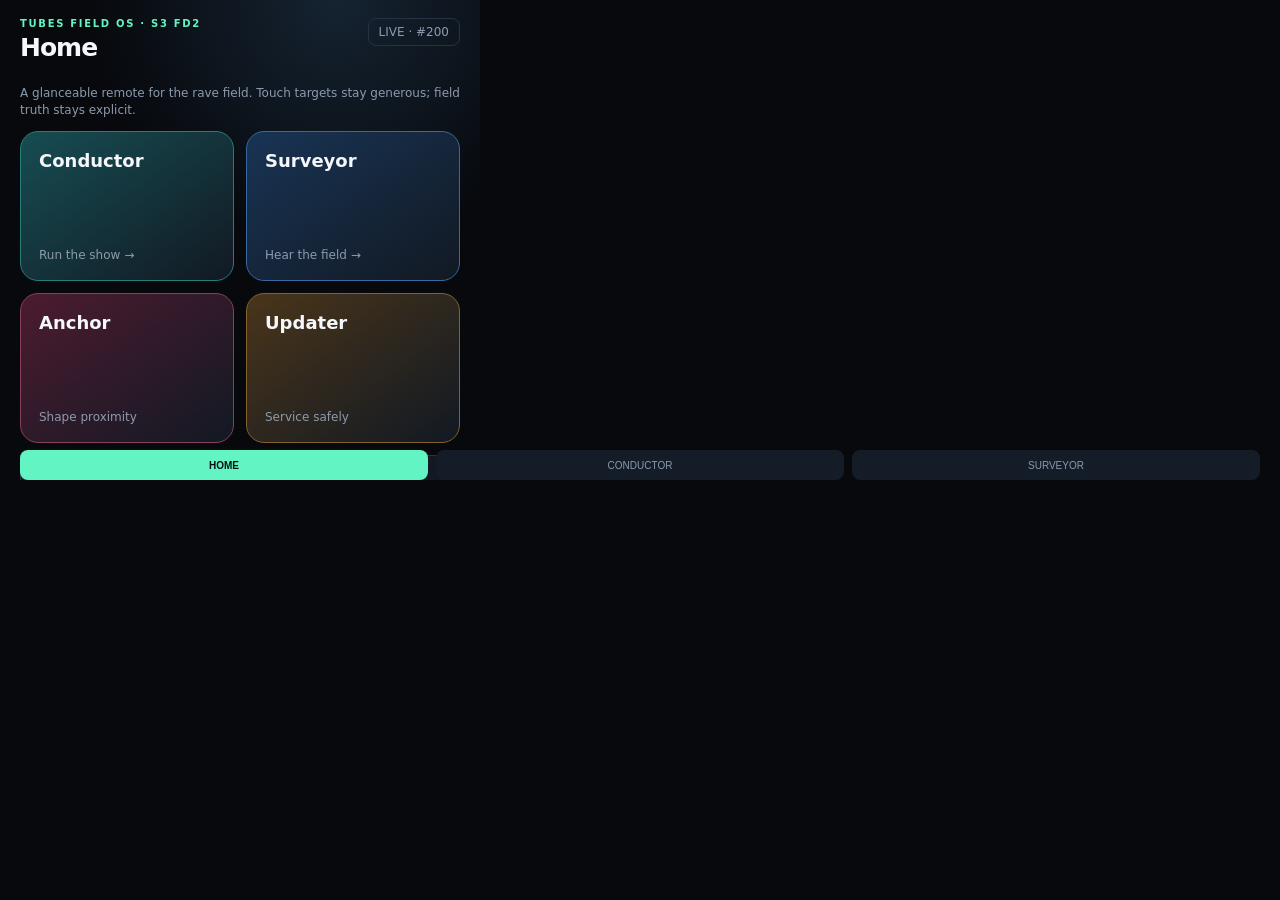
<file: tools/tubes-ui-reference/index.html>
<!doctype html><html><head><meta charset="utf-8"><title>Tubes OS reference</title><style>
:root{--bg:#07090d;--panel:#121923;--line:#263244;--text:#f5f7fb;--muted:#8c9aae;--mint:#62f4c2;--blue:#70a9ff;--amber:#ffc15c;--pink:#ff6d9c}*{box-sizing:border-box}html,body{margin:0;width:480px;height:480px;overflow:hidden;background:var(--bg);color:var(--text);font:12px ui-sans-serif,system-ui}body.v2{--bg:#090707;--panel:#1b1117;--line:#43212e;--mint:#ff739d;--blue:#d295ff}.app{width:480px;height:480px;padding:18px 20px;background:radial-gradient(circle at 70% 0,#152331 0,transparent 42%),var(--bg)}body.v2 .app{background:radial-gradient(circle at 20% 0,#3b1526 0,transparent 45%),var(--bg)}header{display:flex;justify-content:space-between;align-items:start;height:55px}.eyebrow{font-size:10px;letter-spacing:.17em;color:var(--mint);font-weight:800;text-transform:uppercase}h1{font-size:25px;margin:4px 0 0;letter-spacing:-.04em}.screen{display:none}.screen.active{display:block}.home-grid{display:grid;grid-template-columns:1fr 1fr;gap:12px}.tile{height:150px;border:1px solid var(--line);border-radius:18px;padding:18px;display:flex;flex-direction:column;justify-content:space-between;background:var(--panel)}.tile b{font-size:18px}.tile span{color:var(--muted)}.tile.primary{background:linear-gradient(145deg,#164d52,var(--panel));border-color:#267e7a}.tile.signal{background:linear-gradient(145deg,#183454,var(--panel));border-color:#3669a1}.tile.rose{background:linear-gradient(145deg,#4c1b30,var(--panel));border-color:#86405d}.tile.amber{background:linear-gradient(145deg,#49351a,var(--panel));border-color:#86622b}.card{border:1px solid var(--line);background:var(--panel);border-radius:16px;padding:13px;margin-bottom:10px}.label{font-size:10px;letter-spacing:.13em;color:var(--muted);font-weight:800;margin-bottom:6px}.device{font-size:20px;font-weight:800}.meta{color:var(--muted);margin-top:3px}.seg{display:grid;grid-template-columns:1fr 1fr;gap:8px}.seg button,.nav{height:38px;border-radius:10px;border:1px solid var(--line);background:#182231;color:var(--text);font-weight:800}.seg button.on{background:var(--mint);color:#071014;border-color:var(--mint)}.preview{height:82px;border-radius:12px;padding:8px;display:flex;gap:3px;align-items:center;background:#090c11;border:1px solid var(--line)}.bar{height:64px;flex:1;border-radius:3px;background:linear-gradient(#ffda68,#ff448d 45%,#765cff)}.bar:nth-child(2n){height:45px;filter:hue-rotate(55deg)}.row{display:grid;grid-template-columns:64px 58px 68px 70px 1fr;align-items:center;height:35px;border-bottom:1px solid var(--line);font-size:11px}.row.head{color:var(--muted);font-size:9px;letter-spacing:.05em}.good{color:var(--mint)}.warn{color:var(--amber)}.back{float:right;color:var(--muted);border:1px solid var(--line);padding:6px 10px;border-radius:8px}.hint{color:var(--muted);line-height:1.4}.actions{display:grid;grid-template-columns:1fr 1fr;gap:10px;margin-top:10px}.actions button{height:68px;border:1px solid var(--line);background:var(--panel);color:var(--text);border-radius:14px;font-weight:800}.tabs{position:absolute;top:450px;left:20px;right:20px;display:flex;gap:8px}.tabs button{flex:1;height:30px;border:0;border-radius:8px;background:#141c27;color:var(--muted);font-size:10px}.tabs button.on{background:var(--mint);color:#061014;font-weight:800}#conductor .card{padding:8px 12px;margin-bottom:6px;border-radius:13px}#conductor .label{margin-bottom:2px}#conductor .device{font-size:18px}#conductor .seg button{height:32px}#conductor .preview{height:58px;padding:5px}#conductor .preview i{height:44px}#conductor .preview i:nth-child(2n){height:34px}#conductor .row{height:27px}#conductor .actions{margin-top:6px}#conductor .actions button{height:48px}
</style></head><body><main class="app"><header><div><div class="eyebrow">Tubes field OS · S3 FD2</div><h1 id="title">Home</h1></div><div class="back">LIVE · #200</div></header>
<section id="home" class="screen active"><p class="hint">A glanceable remote for the rave field. Touch targets stay generous; field truth stays explicit.</p><div class="home-grid"><div class="tile primary" onclick="show('conductor')"><b>Conductor</b><span>Run the show →</span></div><div class="tile signal" onclick="show('surveyor')"><b>Surveyor</b><span>Hear the field →</span></div><div class="tile rose"><b>Anchor</b><span>Shape proximity</span></div><div class="tile amber"><b>Updater</b><span>Service safely</span></div></div><div class="card" style="margin-top:12px"><div class="label">FIELD SNAPSHOT</div><div class="device">1 networked tube · 847</div><div class="meta">Following 000 · −28 dBm · 4s ago</div></div></section>
<section id="conductor" class="screen"><div class="card"><div class="label">CURRENT DEVICE</div><div class="device">Pulse Bloom</div><div class="meta">Remote ID FD2 · Priority 200 · 120 BPM · beat 4</div><div class="good" style="margin-top:6px">SYNCED from 000 · RX 4s ago</div></div><div class="seg"><button class="on">Follower</button><button>Master</button></div><div class="card" style="margin-top:10px"><div class="label">ALWAYS-RUNNING VIRTUAL STRIP</div><div class="preview"> <i class="bar"></i><i class="bar"></i><i class="bar"></i><i class="bar"></i><i class="bar"></i><i class="bar"></i><i class="bar"></i><i class="bar"></i><i class="bar"></i><i class="bar"></i></div></div><div class="card"><div class="label">NETWORKED DEVICES · 1 HEARD</div><div class="row"><b>847</b><span>--</span><span>000</span><span class="good">−28 dBm</span><span class="good">4s ago</span></div></div><div class="actions"><button>← Previous<br>pattern</button><button>Next pattern →</button></div></section>
<section id="surveyor" class="screen"><div class="card"><div class="label">SCANNER IDENTITY · SEPARATE</div><div class="device">Remote ID FD2 · Priority 200</div><div class="meta">RSSI calibration · signal sorted</div></div><div class="card"><div class="row head"><span>REMOTE ID</span><span>PRIORITY</span><span>FOLLOWING</span><span>RSSI</span><span>AGE</span></div><div class="row"><b>847</b><span>--</span><span>000</span><span class="good">−28 dBm</span><span>4s</span></div><div class="row"><b>2A1</b><span>--</span><span>--</span><span class="warn">--</span><span>18s</span></div></div><p class="hint">Sorted by known RSSI, then tube ID. “--” means unsupported or not reported; no distance is inferred.</p></section><nav class="tabs"><button id="t-home" class="on" onclick="show('home')">HOME</button><button id="t-conductor" onclick="show('conductor')">CONDUCTOR</button><button id="t-surveyor" onclick="show('surveyor')">SURVEYOR</button></nav></main><script>const params=new URLSearchParams(location.search);if(params.get('variant')==='2')document.body.classList.add('v2');function show(id){document.querySelectorAll('.screen').forEach(x=>x.classList.remove('active'));document.getElementById(id).classList.add('active');document.querySelectorAll('.tabs button').forEach(x=>x.classList.remove('on'));document.getElementById('t-'+id).classList.add('on');document.getElementById('title').textContent=id[0].toUpperCase()+id.slice(1)}show(params.get('screen')||'home')</script></body></html>
</file>
